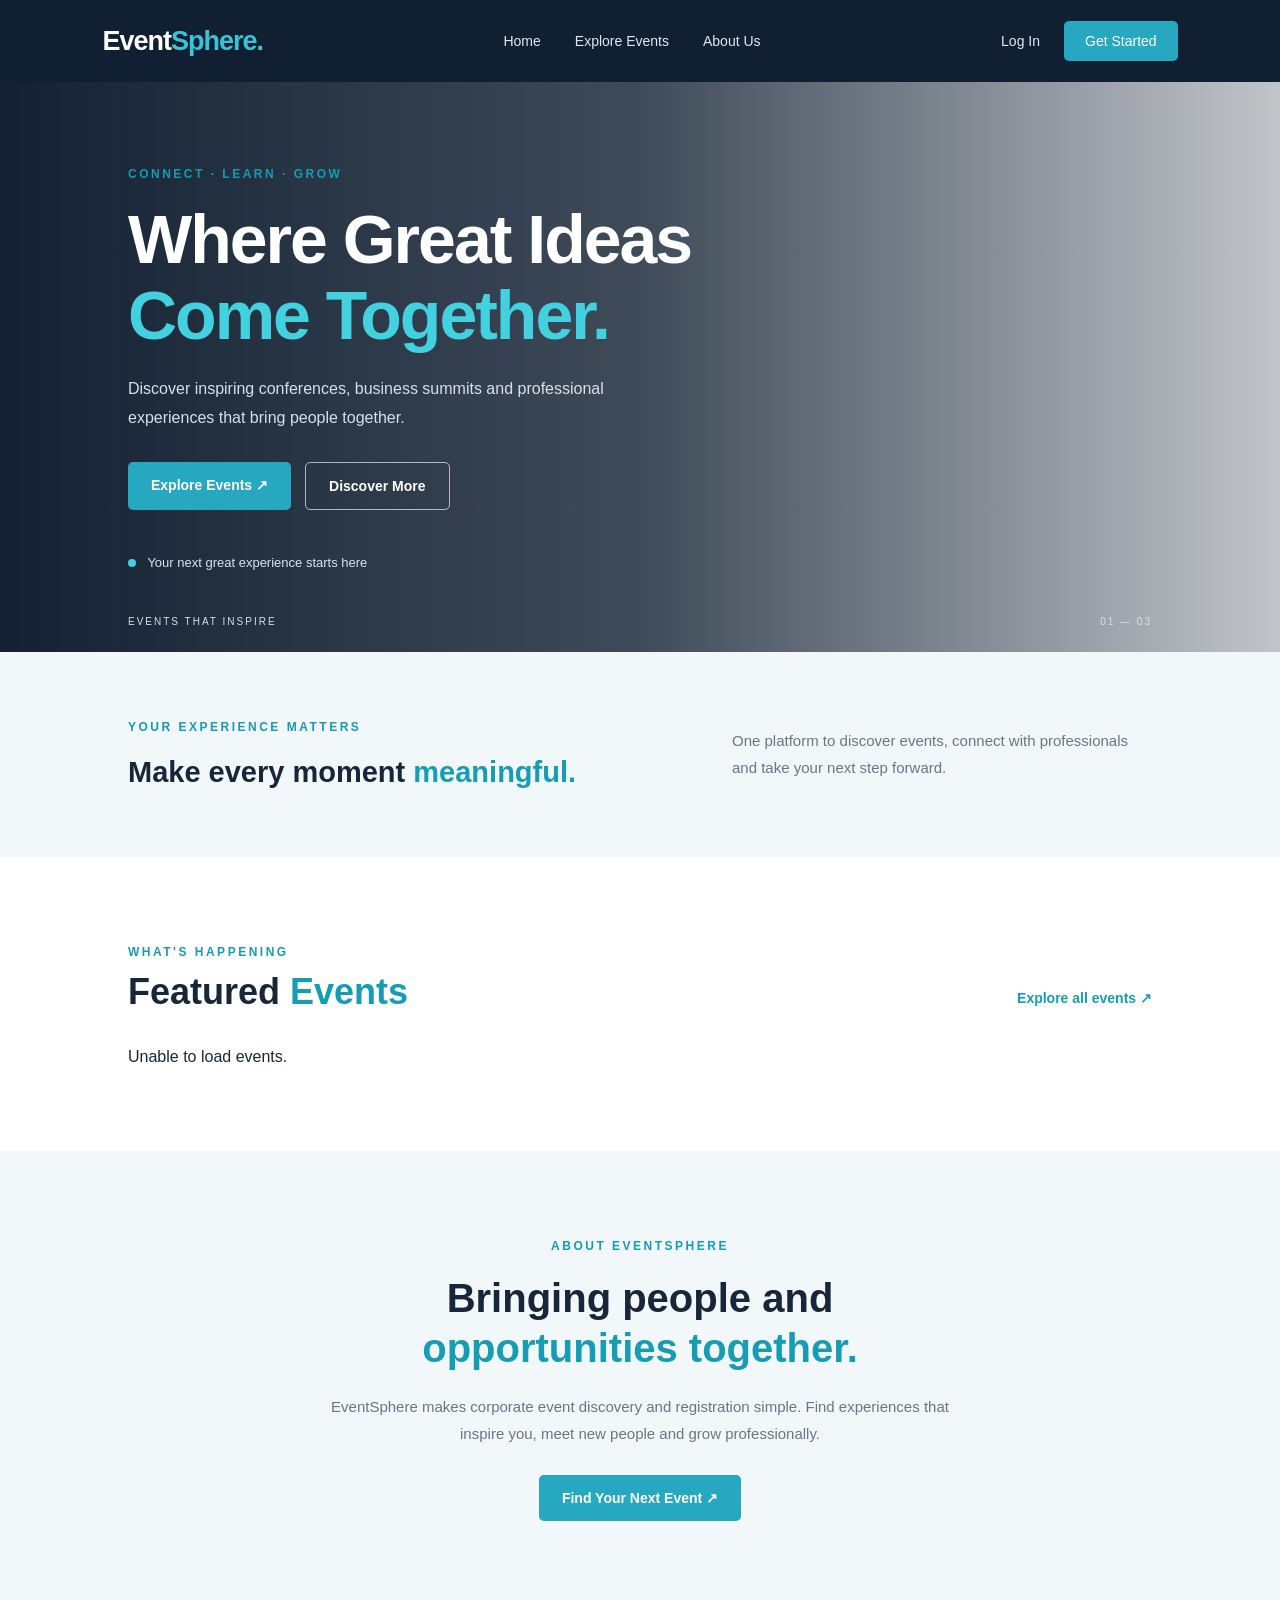
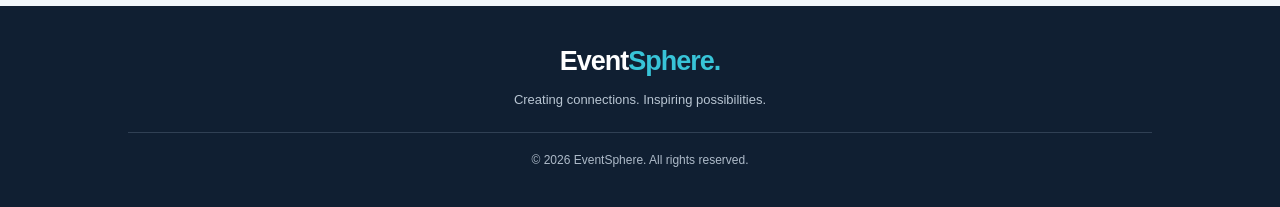
<file: frontend/index.html>
<!DOCTYPE html>
<html lang="en">

<head>
    <!-- Define the character encoding for the webpage. -->
    <meta charset="UTF-8">

    <!-- Make the webpage responsive on mobile and desktop devices. -->
    <meta name="viewport" content="width=device-width, initial-scale=1.0">

    <!-- Set the title displayed in the browser tab. -->
    <title>EventSphere | Experience Extraordinary Events</title>

    <!-- Connect the external CSS file for webpage styling. -->
    <link rel="stylesheet" href="css/style.css">
</head>

<body>

    <!-- ==========================================
         NAVIGATION BAR
    =========================================== -->

    <!-- Main navigation header containing the logo and navigation links. -->
    <header class="navbar">

        <!-- Website logo that links to the homepage. -->
        <a href="index.html" class="logo">Event<span>Sphere.</span></a>

        <!-- Navigation links for different homepage sections. -->
        <nav class="nav-links">
            <a href="index.html">Home</a>
            <a href="#events">Explore Events</a>
            <a href="#about">About Us</a>
        </nav>

        <!-- Navigation actions are updated by JavaScript after login. -->
        <div class="nav-actions" id="navActions">
            <a href="login.html" class="login-link">Log In</a>
            <a href="register.html" class="nav-cta">Get Started</a>
        </div>

    </header>


    <!-- ==========================================
         MAIN CONTENT
    =========================================== -->

    <main>

        <!-- ==========================================
             HERO SECTION
        =========================================== -->

        <!-- Main banner introducing the EventSphere platform. -->
        <section class="hero">

            <!-- Overlay used to improve the readability of hero content. -->
            <div class="hero-overlay"></div>

            <!-- Main heading, description and action buttons. -->
            <div class="hero-content">

                <!-- Short introductory tagline. -->
                <span class="eyebrow">CONNECT · LEARN · GROW</span>

                <!-- Main promotional heading. -->
                <h1>Where Great Ideas<br>
                    <span>Come Together.</span>
                </h1>

                <!-- Brief description of the platform. -->
                <p>
                    Discover inspiring conferences, business summits and
                    professional experiences that bring people together.
                </p>

                <!-- Buttons that direct visitors to important sections. -->
                <div class="hero-buttons">
                    <a href="#events" class="primary-btn">Explore Events ↗</a>
                    <a href="#about" class="secondary-btn">Discover More</a>
                </div>

                <!-- Additional introductory message. -->
                <div class="hero-note">
                    <span class="note-dot"></span>
                    Your next great experience starts here
                </div>

            </div>

            <!-- Decorative information displayed at the bottom of the hero. -->
            <div class="hero-bottom">
                <span>EVENTS THAT INSPIRE</span>
                <span>01 — 03</span>
            </div>

        </section>


        <!-- ==========================================
             INTRODUCTION SECTION
        =========================================== -->

        <!-- Brief introduction highlighting the platform's purpose. -->
        <section class="intro-strip">

            <div>
                <span class="small-label">YOUR EXPERIENCE MATTERS</span>
                <h2>Make every moment <span>meaningful.</span></h2>
            </div>

            <!-- Explains the main benefit of using EventSphere. -->
            <p>
                One platform to discover events, connect with professionals
                and take your next step forward.
            </p>

        </section>


        <!-- ==========================================
             EVENTS SECTION
        =========================================== -->

        <!-- Displays corporate events retrieved from the FastAPI backend. -->
        <section class="events-section" id="events">

            <!-- Section heading and link to explore events. -->
            <div class="section-heading">

                <div>
                    <span class="small-label">WHAT'S HAPPENING</span>
                    <h2>Featured <span>Events</span></h2>
                </div>

                <a href="#events" class="view-all">Explore all events ↗</a>

            </div>

            <!-- JavaScript dynamically inserts event cards into this container. -->
            <div class="event-grid" id="eventGrid">
                <p>Loading events...</p>
            </div>

        </section>


        <!-- ==========================================
             ABOUT SECTION
        =========================================== -->

        <!-- Provides information about the EventSphere platform. -->
        <section class="about-section" id="about">

            <span class="small-label">ABOUT EVENTSPHERE</span>

            <!-- Main heading describing the platform's purpose. -->
            <h2>Bringing people and<br><span>opportunities together.</span></h2>

            <!-- Short explanation of the platform's services. -->
            <p>
                EventSphere makes corporate event discovery and registration
                simple. Find experiences that inspire you, meet new people
                and grow professionally.
            </p>

            <!-- Button that directs visitors to the available events. -->
            <a href="#events" class="primary-btn">Find Your Next Event ↗</a>

        </section>

    </main>


    <!-- ==========================================
         FOOTER
    =========================================== -->

    <!-- Footer containing the logo and copyright information. -->
    <footer class="footer">

        <a href="index.html" class="logo">Event<span>Sphere.</span></a>

        <p>Creating connections. Inspiring possibilities.</p>

        <span class="copyright">© 2026 EventSphere. All rights reserved.</span>

    </footer>


    <!-- Load JavaScript to handle events, login and registration functionality. -->
    <script src="js/script.js"></script>

</body>
</html>
</file>
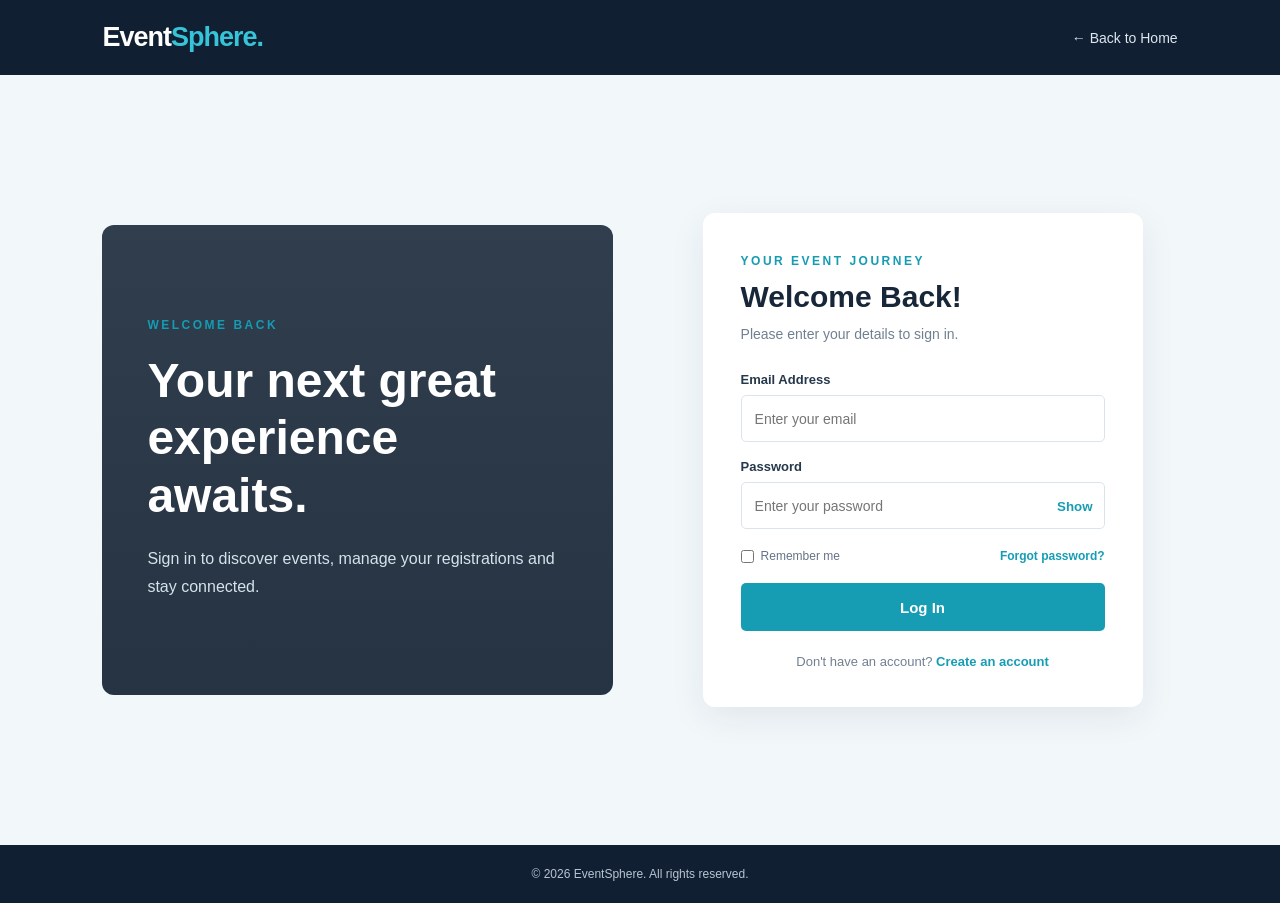
<file: frontend/login.html>
<!DOCTYPE html>
<html lang="en">

<head>
    <!-- Define the character encoding for the webpage. -->
    <meta charset="UTF-8">

    <!-- Make the login page responsive on different screen sizes. -->
    <meta name="viewport" content="width=device-width, initial-scale=1.0">

    <!-- Set the browser tab title. -->
    <title>Login | EventSphere</title>

    <!-- Connect the external CSS stylesheet. -->
    <link rel="stylesheet" href="css/style.css">
</head>

<!-- Apply authentication page styling to the body. -->
<body class="auth-page">


    <!-- ==========================================
         AUTHENTICATION NAVIGATION
    =========================================== -->

    <!-- Header containing the website logo and homepage link. -->
    <header class="auth-navbar">

        <!-- Website logo links back to the homepage. -->
        <a href="index.html" class="logo">Event<span>Sphere.</span></a>

        <!-- Navigation link for returning to the homepage. -->
        <a href="index.html" class="back-home">← Back to Home</a>

    </header>


    <!-- ==========================================
         LOGIN MAIN SECTION
    =========================================== -->

    <!-- Main login layout containing an introduction and login form. -->
    <main class="auth-layout login-layout">


        <!-- ==========================================
             LOGIN INTRODUCTION
        =========================================== -->

        <!-- Visual section that welcomes returning users. -->
        <section class="auth-visual">

            <span class="small-label">WELCOME BACK</span>

            <!-- Main login page heading. -->
            <h1>Your next great<br>experience awaits.</h1>

            <!-- Brief explanation of the benefits of logging in. -->
            <p>
                Sign in to discover events, manage your registrations
                and stay connected.
            </p>

        </section>


        <!-- ==========================================
             LOGIN FORM
        =========================================== -->

        <!-- Section containing the user authentication form. -->
        <section class="auth-form-area">

            <!-- JavaScript handles form submission and backend login requests. -->
            <form class="auth-form">

                <span class="small-label">YOUR EVENT JOURNEY</span>

                <h2>Welcome Back!</h2>

                <p class="form-description">
                    Please enter your details to sign in.
                </p>


                <!-- Email input field for user authentication. -->
                <label for="login-email">Email Address</label>

                <input
                    type="email"
                    id="login-email"
                    placeholder="Enter your email"
                    required
                >


                <!-- Password input field with a show/hide button. -->
                <label for="login-password">Password</label>

                <div class="password-field">

                    <input
                        type="password"
                        id="login-password"
                        placeholder="Enter your password"
                        required
                    >

                    <!-- JavaScript toggles password visibility using this button. -->
                    <button
                        type="button"
                        class="toggle-password"
                        data-target="login-password"
                    >Show</button>

                </div>


                <!-- Additional login options. -->
                <div class="form-options">

                    <!-- Checkbox for the remember me interface option. -->
                    <label class="remember-option">
                        <input type="checkbox"> Remember me
                    </label>

                    <!-- Placeholder link for future password recovery functionality. -->
                    <a href="#" class="form-link">Forgot password?</a>

                </div>


                <!-- Submit button sends login information to the backend. -->
                <button type="submit" class="auth-submit">Log In</button>


                <!-- Link for users who do not have an account yet. -->
                <p class="form-switch">
                    Don't have an account?
                    <a href="register.html">Create an account</a>
                </p>

            </form>

        </section>

    </main>


    <!-- ==========================================
         FOOTER
    =========================================== -->

    <!-- Copyright information displayed at the bottom of the page. -->
    <footer class="auth-footer">
        © 2026 EventSphere. All rights reserved.
    </footer>


    <!-- Load JavaScript for password visibility and login functionality. -->
    <script src="js/script.js"></script>

</body>
</html>
</file>
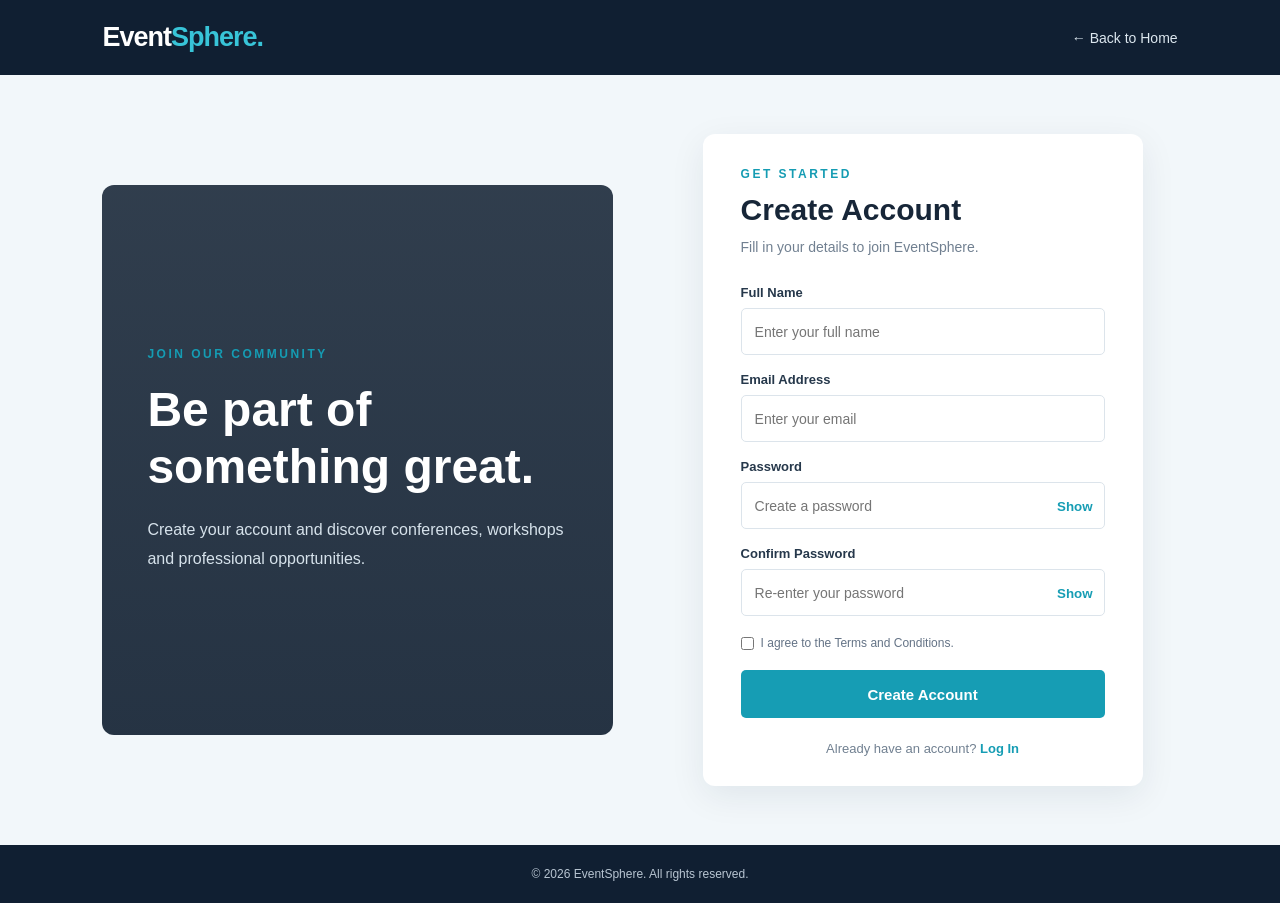
<file: frontend/register.html>
<!DOCTYPE html>
<html lang="en">

<head>
    <!-- Define the character encoding for the webpage. -->
    <meta charset="UTF-8">

    <!-- Make the registration page responsive on all screen sizes. -->
    <meta name="viewport" content="width=device-width, initial-scale=1.0">

    <!-- Set the browser tab title. -->
    <title>Register | EventSphere</title>

    <!-- Connect the external CSS stylesheet. -->
    <link rel="stylesheet" href="css/style.css">
</head>

<!-- Apply authentication page styling to the body. -->
<body class="auth-page">


    <!-- ==========================================
         AUTHENTICATION NAVIGATION
    =========================================== -->

    <!-- Header containing the website logo and homepage link. -->
    <header class="auth-navbar">

        <!-- Website logo links back to the homepage. -->
        <a href="index.html" class="logo">Event<span>Sphere.</span></a>

        <!-- Navigation link for returning to the homepage. -->
        <a href="index.html" class="back-home">← Back to Home</a>

    </header>


    <!-- ==========================================
         REGISTRATION MAIN SECTION
    =========================================== -->

    <!-- Main layout containing an introduction and registration form. -->
    <main class="auth-layout register-layout">


        <!-- ==========================================
             REGISTRATION INTRODUCTION
        =========================================== -->

        <!-- Visual section welcoming new users to the platform. -->
        <section class="auth-visual">

            <span class="small-label">JOIN OUR COMMUNITY</span>

            <!-- Main registration page heading. -->
            <h1>Be part of<br>something great.</h1>

            <!-- Brief explanation of the platform's benefits. -->
            <p>
                Create your account and discover conferences, workshops
                and professional opportunities.
            </p>

        </section>


        <!-- ==========================================
             REGISTRATION FORM
        =========================================== -->

        <!-- Section containing the new user registration form. -->
        <section class="auth-form-area">

            <!-- JavaScript handles validation and sends signup data to the backend. -->
            <form class="auth-form">

                <span class="small-label">GET STARTED</span>

                <h2>Create Account</h2>

                <p class="form-description">
                    Fill in your details to join EventSphere.
                </p>


                <!-- Input field for the user's full name. -->
                <label for="full-name">Full Name</label>

                <input
                    type="text"
                    id="full-name"
                    placeholder="Enter your full name"
                    required
                >


                <!-- Input field for the user's email address. -->
                <label for="register-email">Email Address</label>

                <input
                    type="email"
                    id="register-email"
                    placeholder="Enter your email"
                    required
                >


                <!-- Password field with show/hide functionality. -->
                <label for="register-password">Password</label>

                <div class="password-field">

                    <input
                        type="password"
                        id="register-password"
                        placeholder="Create a password"
                        minlength="8"
                        required
                    >

                    <!-- JavaScript uses data-target to identify the password input. -->
                    <button
                        type="button"
                        class="toggle-password"
                        data-target="register-password"
                    >Show</button>

                </div>


                <!-- Password confirmation field. -->
                <label for="confirm-password">Confirm Password</label>

                <div class="password-field">

                    <input
                        type="password"
                        id="confirm-password"
                        placeholder="Re-enter your password"
                        minlength="8"
                        required
                    >

                    <!-- Button to show or hide the confirmation password. -->
                    <button
                        type="button"
                        class="toggle-password"
                        data-target="confirm-password"
                    >Show</button>

                </div>


                <!-- Terms and Conditions checkbox required before submission. -->
                <label class="terms-option">
                    <input type="checkbox" required>
                    I agree to the Terms and Conditions.
                </label>


                <!-- Submit button sends registration information to the backend. -->
                <button type="submit" class="auth-submit">
                    Create Account
                </button>


                <!-- Link for users who already have an account. -->
                <p class="form-switch">
                    Already have an account?
                    <a href="login.html">Log In</a>
                </p>

            </form>

        </section>

    </main>


    <!-- ==========================================
         FOOTER
    =========================================== -->

    <!-- Copyright information displayed at the bottom of the page. -->
    <footer class="auth-footer">
        © 2026 EventSphere. All rights reserved.
    </footer>


    <!-- Load JavaScript for password visibility and signup functionality. -->
    <script src="js/script.js"></script>

</body>
</html>
</file>
<file: frontend/css/style.css>
/* ==========================================
   GLOBAL SETTINGS
   Reset default browser spacing and define
   the basic font and colors of the website.
========================================== */

/* Apply consistent spacing and sizing to all elements. */
* {
    margin: 0;
    padding: 0;
    box-sizing: border-box;
}

/* Enable smooth scrolling between page sections. */
html {
    scroll-behavior: smooth;
}

/* Define the default font, text color and background. */
body {
    font-family: Arial, Helvetica, sans-serif;
    color: #172638;
    background: #ffffff;
}

/* Remove underlines from all links. */
a {
    text-decoration: none;
}


/* ==========================================
   NAVIGATION BAR
   Style the website logo, navigation links
   and login or registration buttons.
========================================== */

/* Main navigation container. */
.navbar {
    min-height: 82px;
    padding: 0 8%;
    display: flex;
    align-items: center;
    justify-content: space-between;
    background: #101f32;
}

/* Website logo styling. */
.logo {
    font-size: 27px;
    font-weight: 800;
    color: #ffffff;
    letter-spacing: -1px;
}

/* Highlight the second part of the logo. */
.logo span {
    color: #38c4d8;
}

/* Arrange navigation links horizontally. */
.nav-links {
    display: flex;
    gap: 34px;
}

/* Style navigation links and login text. */
.nav-links a,
.login-link {
    color: #e1e8ef;
    font-size: 14px;
    transition: color 0.3s;
}

/* Change link color when the mouse hovers over them. */
.nav-links a:hover,
.login-link:hover {
    color: #38c4d8;
}

/* Arrange login and signup actions in a row. */
.nav-actions {
    display: flex;
    align-items: center;
    gap: 24px;
}

/* Style the main navigation call-to-action button. */
.nav-cta {
    background: #26a9c0;
    color: white;
    padding: 12px 21px;
    border-radius: 5px;
    font-size: 14px;
    transition: 0.3s;
}

/* Add hover effects to navigation and primary buttons. */
.nav-cta:hover,
.primary-btn:hover {
    background: #16869c;
    transform: translateY(-2px);
}


/* ==========================================
   HERO SECTION
   Style the main homepage banner, background
   image, heading, description and action buttons.
========================================== */

/* Main hero banner with a background image. */
.hero {
    min-height: 570px;
    position: relative;
    display: flex;
    align-items: center;
    padding: 80px 10%;
    color: white;
    background-image: url("https://images.unsplash.com/photo-1540575467063-178a50c2df87?auto=format&fit=crop&w=2000&q=85");
    background-position: center;
    background-size: cover;
}

/* Add a dark overlay to improve text readability. */
.hero-overlay {
    position: absolute;
    inset: 0;
    background: linear-gradient(
        90deg,
        rgba(9, 24, 42, 0.96),
        rgba(9, 24, 42, 0.78),
        rgba(9, 24, 42, 0.25)
    );
}

/* Keep hero content above the background overlay. */
.hero-content {
    position: relative;
    z-index: 1;
    max-width: 700px;
}

/* Style small introductory labels used throughout the website. */
.eyebrow,
.small-label {
    display: inline-block;
    color: #159cb3;
    font-size: 12px;
    font-weight: bold;
    letter-spacing: 2.5px;
    margin-bottom: 20px;
}

/* Style the main hero heading. */
.hero h1 {
    font-size: clamp(42px, 6vw, 68px);
    line-height: 1.12;
    letter-spacing: -2px;
    margin-bottom: 22px;
}

/* Highlight part of the hero heading. */
.hero h1 span {
    color: #43d1df;
}

/* Style the hero description text. */
.hero-content > p {
    max-width: 540px;
    color: #d7e0e8;
    font-size: 16px;
    line-height: 1.8;
    margin-bottom: 30px;
}

/* Arrange hero action buttons with spacing. */
.hero-buttons {
    display: flex;
    flex-wrap: wrap;
    gap: 14px;
}

/* Shared styling for primary and secondary buttons. */
.primary-btn,
.secondary-btn {
    display: inline-block;
    padding: 15px 23px;
    border-radius: 5px;
    font-size: 14px;
    font-weight: bold;
    transition: 0.3s;
}

/* Style the primary action button. */
.primary-btn {
    background: #26a9c0;
    color: white;
}

/* Style the secondary action button. */
.secondary-btn {
    border: 1px solid rgba(255,255,255,0.65);
    color: white;
}

/* Change secondary button appearance on hover. */
.secondary-btn:hover {
    background: white;
    color: #102542;
}

/* Style the additional hero message. */
.hero-note {
    margin-top: 45px;
    font-size: 13px;
    color: #d8e5eb;
}

/* Create the small decorative dot beside the hero message. */
.note-dot {
    display: inline-block;
    width: 8px;
    height: 8px;
    margin-right: 8px;
    border-radius: 50%;
    background: #43d1df;
}

/* Position the informational text at the bottom of the hero. */
.hero-bottom {
    position: absolute;
    z-index: 1;
    bottom: 25px;
    left: 10%;
    right: 10%;
    display: flex;
    justify-content: space-between;
    color: #d7e0e8;
    font-size: 10px;
    letter-spacing: 2px;
}


/* ==========================================
   INTRODUCTION SECTION
   Present a short introduction and explain
   the purpose of the EventSphere platform.
========================================== */

/* Arrange introduction content horizontally. */
.intro-strip {
    padding: 65px 10%;
    display: flex;
    align-items: center;
    justify-content: space-between;
    gap: 35px;
    background: #f2f7fa;
}

/* Style the introduction heading. */
.intro-strip h2 {
    font-size: 29px;
    line-height: 1.3;
}

/* Highlight important words in section headings. */
.intro-strip h2 span,
.section-heading h2 span,
.about-section h2 span {
    color: #169db4;
}

/* Style the introduction description. */
.intro-strip p {
    max-width: 420px;
    color: #687687;
    line-height: 1.8;
    font-size: 15px;
}


/* ==========================================
   EVENTS SECTION
   Display event cards, event images, dates,
   locations, descriptions and registration links.
========================================== */

/* Main container for featured events. */
.events-section {
    padding: 85px 10%;
    background: white;
}

/* Arrange the events heading and explore link. */
.section-heading {
    display: flex;
    justify-content: space-between;
    align-items: end;
    gap: 20px;
    margin-bottom: 35px;
}

/* Adjust spacing below the events section label. */
.section-heading .small-label {
    margin-bottom: 12px;
}

/* Style the featured events heading. */
.section-heading h2 {
    font-size: 36px;
    color: #172638;
}

/* Style the explore all events link. */
.view-all {
    color: #169db4;
    font-weight: bold;
    font-size: 14px;
    margin-bottom: 7px;
}

/* Create a three-column grid for event cards. */
.event-grid {
    display: grid;
    grid-template-columns: repeat(3, 1fr);
    gap: 25px;
}

/* Style individual event cards. */
.event-card {
    overflow: hidden;
    background: white;
    border: 1px solid #e8edf1;
    border-radius: 9px;
    box-shadow: 0 7px 25px rgba(16, 37, 66, 0.07);
    transition: transform 0.3s, box-shadow 0.3s;
}

/* Add a lifting effect when hovering over an event card. */
.event-card:hover {
    transform: translateY(-8px);
    box-shadow: 0 15px 35px rgba(16, 37, 66, 0.13);
}

/* Common styling for event card image containers. */
.event-image {
    height: 215px;
    position: relative;
    background-size: cover;
    background-position: center;
}

/* Background image for the first event card. */
.image-one {
    background-image: url("https://images.unsplash.com/photo-1517245386807-bb43f82c33c4?auto=format&fit=crop&w=900&q=80");
}

/* Background image for the second event card. */
.image-two {
    background-image: url("https://images.unsplash.com/photo-1516321318423-f06f85e504b3?auto=format&fit=crop&w=900&q=80");
}

/* Background image for the third event card. */
.image-three {
    background-image: url("https://images.unsplash.com/photo-1552664730-d307ca884978?auto=format&fit=crop&w=900&q=80");
}

/* Shared positioning and styling for event tags. */
.category-tag,
.date-tag {
    position: absolute;
    top: 15px;
    padding: 9px 12px;
    border-radius: 4px;
    font-size: 10px;
    font-weight: bold;
    letter-spacing: 1px;
}

/* Position and style the event category label. */
.category-tag {
    left: 15px;
    background: white;
    color: #172638;
}

/* Position and style the event date label. */
.date-tag {
    right: 15px;
    background: #159db4;
    color: white;
}

/* Add spacing inside the event card information area. */
.event-info {
    padding: 23px;
}

/* Style the event location text. */
.event-location {
    color: #159db4;
    font-size: 12px;
    font-weight: bold;
}

/* Style the event title. */
.event-info h3 {
    margin: 13px 0;
    font-size: 20px;
    line-height: 1.35;
    color: #172638;
}

/* Style the event description. */
.event-info p {
    color: #718091;
    font-size: 13px;
    line-height: 1.7;
    min-height: 66px;
}

/* Style the event registration button or link. */
.event-link {
    display: flex;
    justify-content: space-between;
    align-items: center;
    margin-top: 17px;
    padding-top: 16px;
    border-top: 1px solid #edf0f3;
    color: #159db4;
    font-size: 13px;
    font-weight: bold;
}


/* ==========================================
   ABOUT SECTION
   Present information about EventSphere
   and its corporate event management services.
========================================== */

/* Center the about section content. */
.about-section {
    padding: 85px 20px;
    text-align: center;
    background: #f2f7fa;
}

/* Style the about section heading. */
.about-section h2 {
    color: #172638;
    font-size: 40px;
    line-height: 1.25;
    margin-bottom: 20px;
}

/* Style the about section description. */
.about-section p {
    max-width: 650px;
    margin: 0 auto 28px;
    color: #687687;
    font-size: 15px;
    line-height: 1.8;
}


/* ==========================================
   FOOTER
   Style the website footer, logo, description
   and copyright information.
========================================== */

/* Main footer container. */
.footer {
    padding: 40px 10%;
    background: #101f32;
    color: white;
    text-align: center;
}

/* Style the footer description. */
.footer p {
    margin: 15px 0 25px;
    color: #b8c5d2;
    font-size: 13px;
}

/* Style the copyright text. */
.copyright {
    display: block;
    padding-top: 20px;
    border-top: 1px solid #304054;
    color: #aebbc9;
    font-size: 12px;
}


/* ==========================================
   RESPONSIVE HOMEPAGE DESIGN
   Adjust navigation, event cards and sections
   for tablet and mobile screen sizes.
========================================== */

/* Tablet layout adjustments. */
@media (max-width: 900px) {

    /* Allow navigation elements to wrap on smaller screens. */
    .navbar {
        padding: 20px 5%;
        flex-wrap: wrap;
        gap: 20px;
    }

    /* Display two event cards per row on tablets. */
    .event-grid {
        grid-template-columns: repeat(2, 1fr);
    }

    /* Adjust introduction section spacing. */
    .intro-strip {
        padding: 50px 6%;
    }
}

/* Mobile homepage layout adjustments. */
@media (max-width: 600px) {

    /* Center navigation elements on mobile screens. */
    .navbar {
        justify-content: center;
    }

    /* Move navigation links to a separate row. */
    .nav-links {
        order: 3;
        width: 100%;
        justify-content: center;
        gap: 20px;
    }

    /* Adjust spacing between navigation actions. */
    .nav-actions {
        gap: 15px;
    }

    /* Adjust hero section height and spacing for mobile. */
    .hero {
        min-height: 570px;
        padding: 65px 7%;
    }

    /* Reduce hero heading size on smaller screens. */
    .hero h1 {
        font-size: 43px;
    }

    /* Adjust the bottom hero information position. */
    .hero-bottom {
        left: 7%;
        right: 7%;
    }

    /* Stack introduction content vertically. */
    .intro-strip {
        flex-direction: column;
        align-items: flex-start;
    }

    /* Reduce events section spacing on mobile. */
    .events-section {
        padding: 60px 7%;
    }

    /* Stack the events heading and explore link vertically. */
    .section-heading {
        align-items: flex-start;
        flex-direction: column;
    }

    /* Display one event card per row on mobile. */
    .event-grid {
        grid-template-columns: 1fr;
    }

    /* Reduce about heading size on mobile. */
    .about-section h2 {
        font-size: 32px;
    }
}


/* ==========================================
   LOGIN AND REGISTRATION PAGES
   Style authentication page layouts, welcome
   sections, forms, labels and input fields.
========================================== */

/* Main background for authentication pages. */
.auth-page {
    min-height: 100vh;
    background: #f2f7fa;
}

/* Authentication page navigation header. */
.auth-navbar {
    height: 75px;
    padding: 0 8%;
    display: flex;
    justify-content: space-between;
    align-items: center;
    background: #101f32;
}

/* Style the back-to-home navigation link. */
.back-home {
    color: #dce7ef;
    font-size: 14px;
}

/* Change back-to-home link color on hover. */
.back-home:hover {
    color: #43d1df;
}

/* Create a two-column layout for authentication pages. */
.auth-layout {
    min-height: calc(100vh - 130px);
    padding: 55px 8%;
    display: grid;
    grid-template-columns: 1fr 1fr;
    align-items: center;
    gap: 55px;
}

/* Style the visual introduction panel on authentication pages. */
.auth-visual {
    min-height: 470px;
    padding: 65px 45px;
    display: flex;
    flex-direction: column;
    justify-content: center;
    color: white;
    border-radius: 12px;
    background:
        linear-gradient(rgba(9, 24, 42, 0.83), rgba(9, 24, 42, 0.88)),
        url("https://images.unsplash.com/photo-1540575467063-178a50c2df87?auto=format&fit=crop&w=1100&q=80")
        center/cover;
}

/* Style the welcome heading in the visual panel. */
.auth-visual h1 {
    font-size: clamp(35px, 4vw, 48px);
    line-height: 1.2;
    margin-bottom: 20px;
}

/* Style the description inside the visual panel. */
.auth-visual p {
    max-width: 420px;
    color: #d6e2eb;
    line-height: 1.8;
}

/* Center the authentication form area. */
.auth-form-area {
    display: flex;
    justify-content: center;
}

/* Style the main login and registration forms. */
.auth-form {
    width: 100%;
    max-width: 440px;
    padding: 38px;
    background: white;
    border-radius: 12px;
    box-shadow: 0 10px 35px rgba(16, 37, 66, 0.08);
}

/* Adjust the small label inside authentication forms. */
.auth-form .small-label {
    margin-bottom: 12px;
}

/* Style the authentication form heading. */
.auth-form h2 {
    color: #172638;
    font-size: 30px;
    margin-bottom: 9px;
}

/* Style the short description above the form fields. */
.form-description {
    color: #718091;
    font-size: 14px;
    margin-bottom: 27px;
    line-height: 1.6;
}

/* Style labels for login and registration input fields. */
.auth-form > label:not(.remember-option):not(.terms-option) {
    display: block;
    margin: 17px 0 8px;
    color: #26384b;
    font-size: 13px;
    font-weight: bold;
}

/* Common styling for text, email and password inputs. */
.auth-form > input,
.password-field input {
    width: 100%;
    height: 47px;
    padding: 0 13px;
    border: 1px solid #dce4eb;
    border-radius: 5px;
    outline: none;
    color: #172638;
    font-size: 14px;
    background: white;
}

/* Highlight an input when the user selects it. */
.auth-form input:focus {
    border-color: #169db4;
    box-shadow: 0 0 0 3px rgba(22, 157, 180, 0.1);
}

/* Position the password field and its visibility button. */
.password-field {
    position: relative;
}

/* Leave space inside password inputs for the show/hide button. */
.password-field input {
    padding-right: 65px;
}

/* Style the password visibility toggle button. */
.toggle-password {
    position: absolute;
    top: 50%;
    right: 12px;
    transform: translateY(-50%);
    border: none;
    background: transparent;
    color: #169db4;
    font-weight: bold;
    cursor: pointer;
}

/* Arrange remember me and forgot password options. */
.form-options {
    display: flex;
    justify-content: space-between;
    align-items: center;
    gap: 10px;
    margin: 20px 0;
    font-size: 12px;
}

/* Style the remember me and terms checkbox labels. */
.remember-option,
.terms-option {
    display: flex;
    align-items: center;
    gap: 7px;
    color: #647386;
}

/* Style links inside authentication forms. */
.form-link,
.form-switch a {
    color: #169db4;
    font-weight: bold;
}

/* Adjust the terms and conditions checkbox area. */
.terms-option {
    margin: 20px 0;
    font-size: 12px;
}

/* Style the main login and signup submit buttons. */
.auth-submit {
    width: 100%;
    min-height: 48px;
    border: none;
    border-radius: 5px;
    background: #169db4;
    color: white;
    font-size: 15px;
    font-weight: bold;
    cursor: pointer;
    transition: 0.3s;
}

/* Add a hover effect to authentication submit buttons. */
.auth-submit:hover {
    background: #117f96;
    transform: translateY(-2px);
}

/* Style the link for switching between login and signup. */
.form-switch {
    margin-top: 23px;
    text-align: center;
    color: #718091;
    font-size: 13px;
}

/* Authentication page footer styling. */
.auth-footer {
    padding: 22px;
    background: #101f32;
    color: #b8c5d2;
    text-align: center;
    font-size: 12px;
}


/* ==========================================
   REGISTRATION PAGE ADJUSTMENTS
   Customize the signup page spacing and
   visual panel height.
========================================== */

/* Adjust the registration page vertical spacing. */
.register-layout {
    padding-top: 35px;
    padding-bottom: 35px;
}

/* Increase the height of the registration visual panel. */
.register-layout .auth-visual {
    min-height: 550px;
}

/* Adjust padding inside the registration form. */
.register-layout .auth-form {
    padding: 30px 38px;
}


/* ==========================================
   MOBILE AUTHENTICATION DESIGN
   Make login and registration forms responsive
   on tablets and smaller mobile screens.
========================================== */

/* Stack authentication sections on smaller screens. */
@media (max-width: 800px) {

    /* Change the authentication layout to one column. */
    .auth-layout {
        grid-template-columns: 1fr;
        padding: 35px 6%;
        gap: 25px;
    }

    /* Reduce the visual panel height and padding. */
    .auth-visual {
        min-height: 300px;
        padding: 35px;
    }

    /* Adjust registration visual panel height on mobile. */
    .register-layout .auth-visual {
        min-height: 280px;
    }
}

/* Additional adjustments for very small mobile screens. */
@media (max-width: 480px) {

    /* Reduce authentication navbar side spacing. */
    .auth-navbar {
        padding: 0 5%;
    }

    /* Reduce form padding to fit narrow screens. */
    .auth-form {
        padding: 25px 20px;
    }

    /* Align login options neatly on small screens. */
    .form-options {
        align-items: flex-start;
    }
}
</file>
